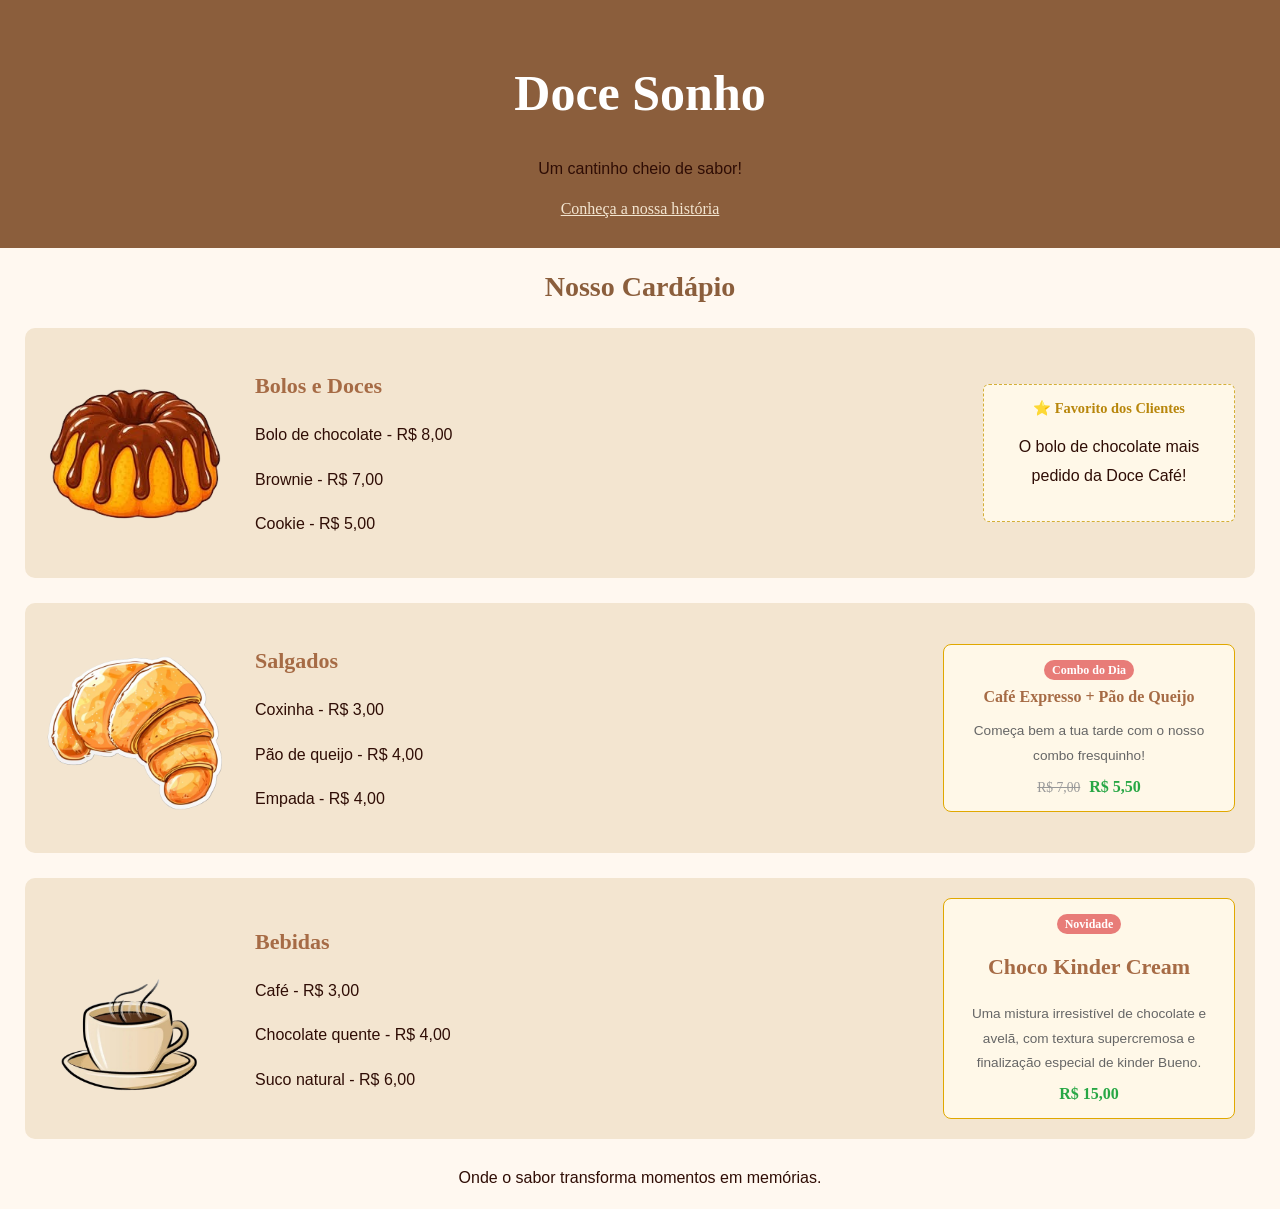
<file: cardapio/index.html>
<!DOCTYPE html>
<html lang="pt-br">
    <head>
        <meta charset="UTF-8">
        <title>Doce Sonho</title>
        <link rel="stylesheet" href="estilo.css">
        <link rel="icon" href="imagens/caff2.png" type="image/png">
    </head>
    <body>
        <header>
            <h1> Doce Sonho</h1>
            <p>Um cantinho cheio de sabor!</p>
            <a href="sobre.html">Conheça a nossa história</a>
        </header>
        <main>
            <h2>Nosso Cardápio</h2>
            <section class="categoria 1">

    <img src="imagens/bolo.png" alt="Bolo">

    <div class="produtos">
        <h3>Bolos e Doces</h3>

        <p>Bolo de chocolate - R$ 8,00</p>
        <p>Brownie - R$ 7,00</p>
        <p>Cookie - R$ 5,00</p>
    </div>
    <div class="destaque-card">
    <span class="selo-favorito">⭐ Favorito dos Clientes</span>
    <p>O bolo de chocolate mais pedido da Doce Café!</p>
   </div>

            </section>
            <section class="categoria 2">
                
                <img src="imagens/salgado.png" alt="salgado">

    <div class="produtos">
        <h3>Salgados</h3>

        <p>Coxinha - R$ 3,00</p>
        <p>Pão de queijo - R$ 4,00</p>
        <p>Empada - R$ 4,00</p>
    </div>
    <div class="bloco-combo-dia">
      <span class="tag-destaque"> Combo do Dia</span>
      <h3>Café Expresso + Pão de Queijo</h3>
      <p class="descricao">Começa bem a tua tarde com o nosso combo fresquinho!</p>
     <div class="preco-combo">
      <span class="preco-antigo">R$ 7,00</span>
      <span class="preco-novo">R$ 5,50</span>
    </div>
    </div>
                
            </section>
            <section class="categoria 3">

                <img src="imagens/café.png" alt="café">


    <div class="produtos">
        <h3>Bebidas</h3>

        <p>Café - R$ 3,00</p>
        <p>Chocolate quente - R$ 4,00</p>
        <p>Suco natural - R$ 6,00</p>
    </div>
    <div class="bloco-novidade">
      <span class="tag-destaque"> Novidade </span>
      <h3>Choco Kinder Cream</h3>
      <p class="descricao">Uma mistura irresistível de chocolate e avelã, com textura supercremosa e finalização especial de kinder Bueno.</p>
     <div class="preco-combo">
      <span class="preco-novo">R$ 15,00</span>
    </div>

            </section>
        </main>
        <footer>
            <p>Onde o sabor transforma momentos em memórias.</p>
        </footer>
    </body>
</html>
</file>
<file: cardapio/estilo.css>
body {
    background-color: #fff8f0;
    font-family: Georgia, 'Times New Roman', Times, serif;
    margin: 0;
    padding: 0;
}
header {
    background-color: #8b5e3c;
    color: white;
    text-align: center;
    padding: 30px;
}

h1{
   font-size: 50px;
}

h2 {
    color:#8b5e3c;
    text-align: center;
    font-size: 28px;
}
h3 {
    color:#a66b45;
    text-align: center;
    font-size: 22px;
}
section {
    background-color: #f3e5d0;
    margin:25px;
    padding:20px;
    border-radius: 10px;
}
p {
    color:#2f0d05;
    font-family: Verdana, Geneva, Tahoma, sans-serif;
    font-size: 16px;
    line-height: 1.8;
    text-align: center;
}
section img {
    width: 180px;
    height: 140px;
    object-fit: contain;
    display: block;
    margin: 15px auto;
}

.categoria {
    display: flex;
    align-items: center;
    gap: 30px;
    background-color: #f3e5d0;
    margin: 25px;
    padding: 20px;
    border-radius: 10px;
}

.categoria img {
    width: 180px;
    height: 180px;
    object-fit: contain;
}

.produtos {
    flex: 1;
}

.produtos h3 {
    text-align: left;
}

.produtos p {
    display: flex;
    justify-content: space-between;
}

footer {
    text-align: center;
    color: #e639a7;
    font-family: Georgia, 'Times New Roman', Times, serif;
}

.destaque-card {
  background-color: #fff8e8; /* Um tom levemente amarelado/creme para destacar */
  border: 1px dashed #d4af37; /* Borda elegante */
  padding: 15px;
  border-radius: 6px;
  max-width: 220px;
  text-align: center;
}

.selo-favorito {
  font-weight: bold;
  color: #b8860b;
  font-size: 0.9rem;
  display: block;
  margin-bottom: 5px;
}

.bloco-combo-dia {
  background: #fff8e8;
  border: 1px solid #e0a800;
  border-radius: 8px;
  padding: 15px;
  max-width: 260px;
  text-align: center;
}

.tag-destaque {
  background: #e87c78;
  color: white;
  padding: 3px 8px;
  border-radius: 10px;
  font-size: 0.75rem;
  font-weight: bold;
}

.bloco-combo-dia h3 {
  margin: 10px 0 5px 0;
  font-size: 1rem;
}

.descricao {
  font-size: 0.85rem;
  color: #666;
  margin-bottom: 10px;
}

.preco-antigo {
  text-decoration: line-through;
  color: #999;
  font-size: 0.85rem;
  margin-right: 5px;
}

.preco-novo {
  color: #28a745;
  font-weight: bold;
}

.bloco-novidade {
  background: #fff8e8;
  border: 1px solid #e0a800;
  border-radius: 8px;
  padding: 15px;
  max-width: 260px;
  text-align: center;
}
a {
  color:#f3e5d0
}
.f2{
    background-color:#a66b45
}
</file>
